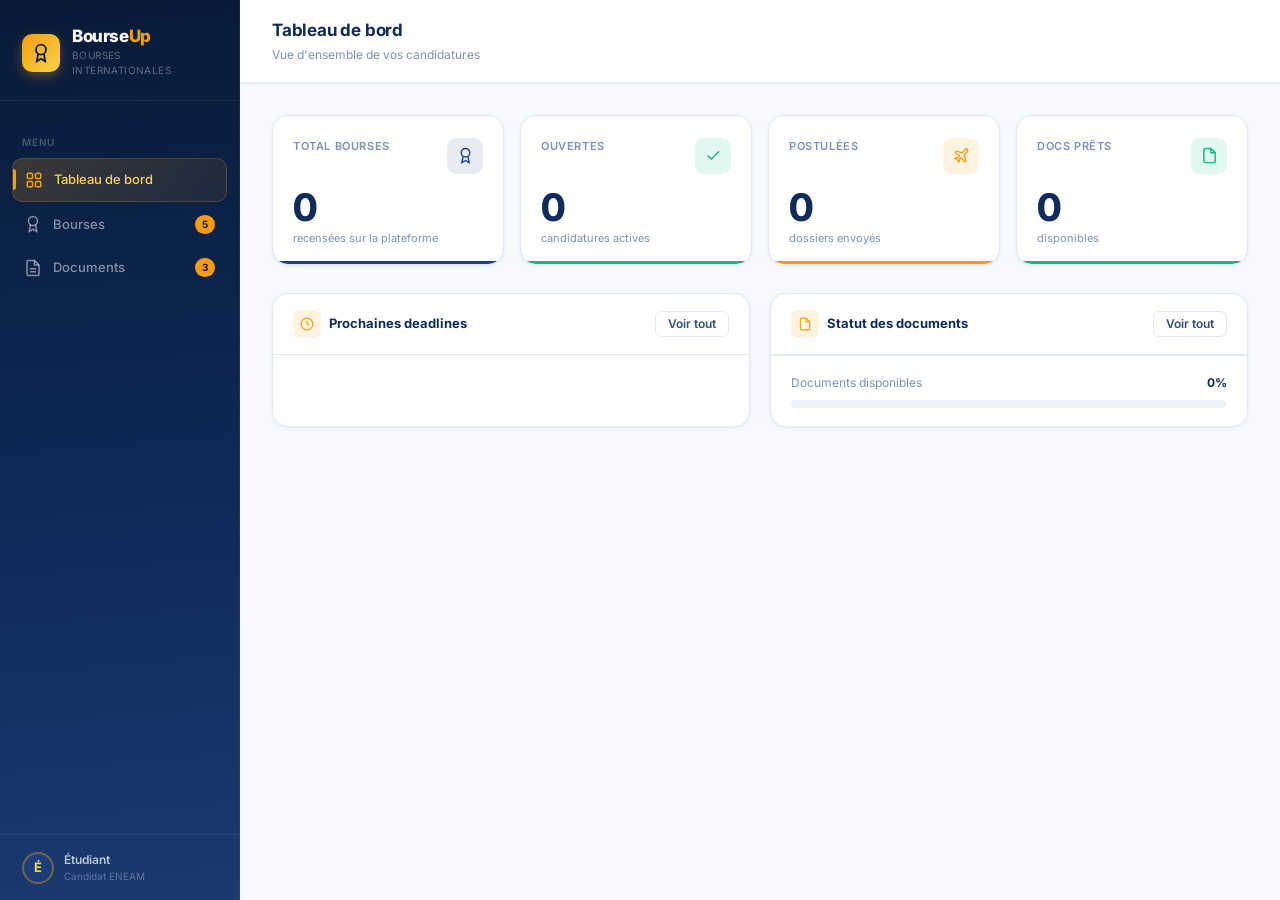
<file: index.html>
<!DOCTYPE html>
<html lang="fr">
<head>
<meta charset="UTF-8">
<meta name="viewport" content="width=device-width, initial-scale=1.0">
<title>BourseUp — Votre passeport vers les bourses internationales</title>
<link rel="preconnect" href="https://fonts.googleapis.com">
<link href="https://fonts.googleapis.com/css2?family=Inter:wght@300;400;500;600;700;800&display=swap" rel="stylesheet">
<link rel="stylesheet" href="assets/css/main.css">
<link rel="stylesheet" href="assets/css/sidebar.css">
<link rel="stylesheet" href="assets/css/components.css">
<link rel="stylesheet" href="assets/css/dashboard.css">
<link rel="stylesheet" href="assets/css/bourses.css">
<link rel="stylesheet" href="assets/css/documents.css">
</head>
<body>

<!-- ════════════════════════════════
     SIDEBAR
════════════════════════════════ -->
<aside class="sidebar">

  <div class="sidebar-logo">
    <div class="logo-icon">
      <svg xmlns="http://www.w3.org/2000/svg" fill="none" viewBox="0 0 24 24" stroke="currentColor" stroke-width="2.2">
        <circle cx="12" cy="8" r="6"/><path d="M15.477 12.89L17 22l-5-3-5 3 1.523-9.11"/>
      </svg>
    </div>
    <div class="logo-text">
      <div class="logo-name">Bourse<span>Up</span></div>
      <div class="logo-tag">Bourses internationales</div>
    </div>
  </div>

  <nav class="sidebar-nav">
    <div class="nav-section-label">Menu</div>

    <div class="nav-item active" data-page="dashboard" onclick="navigate('dashboard')">
      <span class="nav-icon">
        <svg xmlns="http://www.w3.org/2000/svg" fill="none" viewBox="0 0 24 24" stroke="currentColor" stroke-width="2">
          <rect x="3" y="3" width="7" height="7" rx="1.5"/>
          <rect x="14" y="3" width="7" height="7" rx="1.5"/>
          <rect x="3" y="14" width="7" height="7" rx="1.5"/>
          <rect x="14" y="14" width="7" height="7" rx="1.5"/>
        </svg>
      </span>
      <span class="nav-label">Tableau de bord</span>
    </div>

    <div class="nav-item" data-page="bourses" onclick="navigate('bourses')">
      <span class="nav-icon">
        <svg xmlns="http://www.w3.org/2000/svg" fill="none" viewBox="0 0 24 24" stroke="currentColor" stroke-width="2">
          <circle cx="12" cy="8" r="6"/><path d="M15.477 12.89L17 22l-5-3-5 3 1.523-9.11"/>
        </svg>
      </span>
      <span class="nav-label">Bourses</span>
      <span class="nav-badge" id="nav-badge-bourses">0</span>
    </div>

    <div class="nav-item" data-page="documents" onclick="navigate('documents')">
      <span class="nav-icon">
        <svg xmlns="http://www.w3.org/2000/svg" fill="none" viewBox="0 0 24 24" stroke="currentColor" stroke-width="2">
          <path d="M14 2H6a2 2 0 0 0-2 2v16a2 2 0 0 0 2 2h12a2 2 0 0 0 2-2V8z"/>
          <polyline points="14,2 14,8 20,8"/>
          <line x1="16" y1="13" x2="8" y2="13"/>
          <line x1="16" y1="17" x2="8" y2="17"/>
        </svg>
      </span>
      <span class="nav-label">Documents</span>
      <span class="nav-badge" id="nav-badge-docs">0</span>
    </div>

  </nav>

  <div class="sidebar-footer">
    <div class="sidebar-footer-avatar">É</div>
    <div class="sidebar-footer-info">
      <div class="sidebar-footer-name">Étudiant</div>
      <div class="sidebar-footer-role">Candidat ENEAM</div>
    </div>
  </div>

</aside>

<!-- ════════════════════════════════
     MAIN
════════════════════════════════ -->
<main class="main">

  <!-- Topbar -->
  <div class="topbar">
    <div class="topbar-left">
      <div class="page-title" id="topbar-title">Tableau de bord</div>
      <div class="page-sub" id="topbar-sub">Vue d'ensemble de vos candidatures</div>
    </div>
    <div id="topbar-action"></div>
  </div>

  <div class="content">

    <!-- ────────── PAGE : DASHBOARD ────────── -->
    <div class="page active" id="page-dashboard">

      <!-- Alert bannière -->
      <div class="alert-banner" id="alert-banner" style="display:none">
        <svg class="alert-banner-icon" xmlns="http://www.w3.org/2000/svg" fill="none" viewBox="0 0 24 24" stroke="currentColor" stroke-width="2">
          <path d="M10.29 3.86L1.82 18a2 2 0 0 0 1.71 3h16.94a2 2 0 0 0 1.71-3L13.71 3.86a2 2 0 0 0-3.42 0z"/>
          <line x1="12" y1="9" x2="12" y2="13"/><line x1="12" y1="17" x2="12.01" y2="17"/>
        </svg>
        <div class="alert-banner-text"></div>
      </div>

      <!-- KPIs -->
      <div class="kpi-grid">
        <div class="kpi-card">
          <div class="kpi-header">
            <div class="kpi-label">Total bourses</div>
            <div class="kpi-icon-wrap blue">
              <svg xmlns="http://www.w3.org/2000/svg" fill="none" viewBox="0 0 24 24" stroke="currentColor" stroke-width="2">
                <circle cx="12" cy="8" r="6"/><path d="M15.477 12.89L17 22l-5-3-5 3 1.523-9.11"/>
              </svg>
            </div>
          </div>
          <div class="kpi-value" id="kpi-total">0</div>
          <div class="kpi-trend">recensées sur la plateforme</div>
        </div>
        <div class="kpi-card green">
          <div class="kpi-header">
            <div class="kpi-label">Ouvertes</div>
            <div class="kpi-icon-wrap green">
              <svg xmlns="http://www.w3.org/2000/svg" fill="none" viewBox="0 0 24 24" stroke="currentColor" stroke-width="2"><polyline points="20,6 9,17 4,12"/></svg>
            </div>
          </div>
          <div class="kpi-value" id="kpi-open">0</div>
          <div class="kpi-trend">candidatures actives</div>
        </div>
        <div class="kpi-card orange">
          <div class="kpi-header">
            <div class="kpi-label">Postulées</div>
            <div class="kpi-icon-wrap orange">
              <svg xmlns="http://www.w3.org/2000/svg" fill="none" viewBox="0 0 24 24" stroke="currentColor" stroke-width="2">
                <path d="M17.8 19.2L16 11l3.5-3.5C21 6 21 4 19.5 2.5S18 3 16.5 4.5L13 8 4.8 6.2c-.5-.1-.9.1-1.1.5l-.3.5c-.2.5-.1 1 .3 1.3L9 12l-2 3H4l-1 1 3 2 2 3 1-1v-3l3-2 3.5 5.3c.3.4.8.5 1.3.3l.5-.2c.4-.3.6-.7.5-1.2z"/>
              </svg>
            </div>
          </div>
          <div class="kpi-value" id="kpi-postule">0</div>
          <div class="kpi-trend">dossiers envoyés</div>
        </div>
        <div class="kpi-card green">
          <div class="kpi-header">
            <div class="kpi-label">Docs prêts</div>
            <div class="kpi-icon-wrap green">
              <svg xmlns="http://www.w3.org/2000/svg" fill="none" viewBox="0 0 24 24" stroke="currentColor" stroke-width="2">
                <path d="M14 2H6a2 2 0 0 0-2 2v16a2 2 0 0 0 2 2h12a2 2 0 0 0 2-2V8z"/>
                <polyline points="14,2 14,8 20,8"/>
              </svg>
            </div>
          </div>
          <div class="kpi-value" id="kpi-docs-ok">0</div>
          <div class="kpi-trend">disponibles</div>
        </div>
      </div>

      <!-- Dash row -->
      <div class="dash-row">
        <div class="section-card">
          <div class="section-header">
            <div class="section-header-title">
              <div class="section-header-icon">
                <svg xmlns="http://www.w3.org/2000/svg" fill="none" viewBox="0 0 24 24" stroke="currentColor" stroke-width="2"><circle cx="12" cy="12" r="10"/><polyline points="12,6 12,12 16,14"/></svg>
              </div>
              Prochaines deadlines
            </div>
            <button class="btn btn-ghost btn-sm" onclick="navigate('bourses')">Voir tout</button>
          </div>
          <div id="deadline-list"></div>
        </div>

        <div class="section-card">
          <div class="section-header">
            <div class="section-header-title">
              <div class="section-header-icon">
                <svg xmlns="http://www.w3.org/2000/svg" fill="none" viewBox="0 0 24 24" stroke="currentColor" stroke-width="2">
                  <path d="M14 2H6a2 2 0 0 0-2 2v16a2 2 0 0 0 2 2h12a2 2 0 0 0 2-2V8z"/>
                  <polyline points="14,2 14,8 20,8"/>
                </svg>
              </div>
              Statut des documents
            </div>
            <button class="btn btn-ghost btn-sm" onclick="navigate('documents')">Voir tout</button>
          </div>
          <div id="doc-status-list"></div>
          <div class="progress-wrap">
            <div class="progress-label">
              <span>Documents disponibles</span>
              <strong id="doc-progress-pct">0%</strong>
            </div>
            <div class="progress-bar">
              <div class="progress-fill" id="doc-progress-fill" style="width:0%"></div>
            </div>
          </div>
        </div>
      </div>

    </div><!-- /page-dashboard -->

    <!-- ────────── PAGE : BOURSES ────────── -->
    <div class="page" id="page-bourses">
      <div class="toolbar">
        <div class="search-wrap">
          <svg class="icon-search" xmlns="http://www.w3.org/2000/svg" fill="none" viewBox="0 0 24 24" stroke="currentColor" stroke-width="2"><circle cx="11" cy="11" r="8"/><line x1="21" y1="21" x2="16.65" y2="16.65"/></svg>
          <input class="search-input" id="bourse-search" placeholder="Rechercher par nom ou pays…" oninput="renderBourses()">
        </div>
        <select class="filter-select" id="bourse-filter" onchange="renderBourses()">
          <option value="">Tous les statuts</option>
          <option value="ouverte">🟢 Ouvertes</option>
          <option value="bientot">🟡 Bientôt fermées</option>
          <option value="postule">✈️ Postulées</option>
          <option value="fermee">🔴 Fermées</option>
        </select>
      </div>
      <div class="bourses-grid" id="bourses-grid"></div>
    </div>

    <!-- ────────── PAGE : DOCUMENTS ────────── -->
    <div class="page" id="page-documents">
      <div class="toolbar">
        <div class="search-wrap">
          <svg class="icon-search" xmlns="http://www.w3.org/2000/svg" fill="none" viewBox="0 0 24 24" stroke="currentColor" stroke-width="2"><circle cx="11" cy="11" r="8"/><line x1="21" y1="21" x2="16.65" y2="16.65"/></svg>
          <input class="search-input" id="doc-search" placeholder="Rechercher un document…" oninput="renderDocs()">
        </div>
        <select class="filter-select" id="doc-filter" onchange="renderDocs()">
          <option value="">Tous les statuts</option>
          <option value="Disponible">🟢 Disponibles</option>
          <option value="En attente">🟠 En attente</option>
        </select>
      </div>
      <div class="docs-grid" id="docs-grid"></div>
    </div>

  </div><!-- /content -->
</main>

<!-- ════════════════════════════════
     BOTTOM NAV (mobile)
════════════════════════════════ -->
<nav class="bottom-nav">
  <div class="bn-item active" data-page="dashboard" onclick="navigate('dashboard')">
    <svg xmlns="http://www.w3.org/2000/svg" fill="none" viewBox="0 0 24 24" stroke="currentColor" stroke-width="2"><rect x="3" y="3" width="7" height="7" rx="1.5"/><rect x="14" y="3" width="7" height="7" rx="1.5"/><rect x="3" y="14" width="7" height="7" rx="1.5"/><rect x="14" y="14" width="7" height="7" rx="1.5"/></svg>
    Accueil
  </div>
  <div class="bn-item" data-page="bourses" onclick="navigate('bourses')">
    <svg xmlns="http://www.w3.org/2000/svg" fill="none" viewBox="0 0 24 24" stroke="currentColor" stroke-width="2"><circle cx="12" cy="8" r="6"/><path d="M15.477 12.89L17 22l-5-3-5 3 1.523-9.11"/></svg>
    Bourses
  </div>
  <div class="bn-item" data-page="documents" onclick="navigate('documents')">
    <svg xmlns="http://www.w3.org/2000/svg" fill="none" viewBox="0 0 24 24" stroke="currentColor" stroke-width="2"><path d="M14 2H6a2 2 0 0 0-2 2v16a2 2 0 0 0 2 2h12a2 2 0 0 0 2-2V8z"/><polyline points="14,2 14,8 20,8"/></svg>
    Docs
  </div>
</nav>


<!-- ════════════════════════════════
     MODAL — Ajouter / Modifier bourse
════════════════════════════════ -->
<div class="modal-overlay" id="modal-bourse">
  <div class="modal">
    <div class="modal-header">
      <div class="modal-header-icon">
        <svg xmlns="http://www.w3.org/2000/svg" fill="none" viewBox="0 0 24 24" stroke="currentColor" stroke-width="2">
          <circle cx="12" cy="8" r="6"/><path d="M15.477 12.89L17 22l-5-3-5 3 1.523-9.11"/>
        </svg>
      </div>
      <div class="modal-title" id="modal-bourse-title">Ajouter une bourse</div>
      <button class="modal-close" onclick="closeModal('modal-bourse')">✕</button>
    </div>
    <div class="modal-body">
      <input type="hidden" id="bourse-edit-id">
      <div class="form-row">
        <div class="form-group">
          <label class="form-label">Nom de la bourse *</label>
          <input class="form-input" id="b-nom" placeholder="ex: Mastercard Foundation">
        </div>
        <div class="form-group">
          <label class="form-label">Pays *</label>
          <input class="form-input" id="b-pays" placeholder="ex: Canada">
        </div>
      </div>
      <div class="form-group">
        <label class="form-label">Lien officiel</label>
        <input class="form-input" id="b-lien" placeholder="https://…">
      </div>
      <div class="form-group">
        <label class="form-label">Description</label>
        <textarea class="form-input" id="b-desc" placeholder="Décrivez la bourse en quelques lignes…"></textarea>
      </div>
      <div class="form-row">
        <div class="form-group">
          <label class="form-label">Date d'ouverture</label>
          <input type="date" class="form-input" id="b-debut">
        </div>
        <div class="form-group">
          <label class="form-label">Deadline *</label>
          <input type="date" class="form-input" id="b-deadline">
        </div>
      </div>
      <div class="form-group">
        <label class="form-label">Statut</label>
        <select class="form-select" id="b-statut">
          <option value="ouverte">🟢 Ouverte</option>
          <option value="bientot">🟡 Bientôt fermée</option>
          <option value="fermee">🔴 Fermée</option>
        </select>
      </div>
    </div>
    <div class="modal-footer">
      <button class="btn btn-ghost" onclick="closeModal('modal-bourse')">Annuler</button>
      <button class="btn btn-primary" onclick="saveBourse()">
        <svg xmlns="http://www.w3.org/2000/svg" fill="none" viewBox="0 0 24 24" stroke="currentColor" stroke-width="2.5" style="width:14px;height:14px"><polyline points="20,6 9,17 4,12"/></svg>
        Enregistrer
      </button>
    </div>
  </div>
</div>

<!-- ════════════════════════════════
     MODAL — Ajouter / Modifier document
════════════════════════════════ -->
<div class="modal-overlay" id="modal-doc">
  <div class="modal">
    <div class="modal-header">
      <div class="modal-header-icon">
        <svg xmlns="http://www.w3.org/2000/svg" fill="none" viewBox="0 0 24 24" stroke="currentColor" stroke-width="2">
          <path d="M14 2H6a2 2 0 0 0-2 2v16a2 2 0 0 0 2 2h12a2 2 0 0 0 2-2V8z"/>
          <polyline points="14,2 14,8 20,8"/>
          <line x1="16" y1="13" x2="8" y2="13"/><line x1="16" y1="17" x2="8" y2="17"/>
        </svg>
      </div>
      <div class="modal-title" id="modal-doc-title">Ajouter un document</div>
      <button class="modal-close" onclick="closeModal('modal-doc')">✕</button>
    </div>
    <div class="modal-body">
      <input type="hidden" id="doc-edit-id">
      <div class="form-group">
        <label class="form-label">Nom du document *</label>
        <input class="form-input" id="d-nom" placeholder="ex: Passeport, CV, Lettre de motivation…">
      </div>
      <div class="form-group">
        <label class="form-label">Description</label>
        <textarea class="form-input" id="d-desc" placeholder="Détails, date de validité, remarques…"></textarea>
      </div>
      <div class="form-group">
        <label class="form-label">Statut</label>
        <select class="form-select" id="d-statut">
          <option value="Disponible">🟢 Disponible</option>
          <option value="En attente">🟠 En attente</option>
        </select>
      </div>
      <div class="form-group">
        <label class="form-label">Fichier PDF</label>
        <div class="file-upload-zone" id="file-upload-zone">
          <input type="file" accept=".pdf" onchange="handleFileInput(this)">
          <div class="file-upload-icon">
            <svg xmlns="http://www.w3.org/2000/svg" fill="none" viewBox="0 0 24 24" stroke="currentColor" stroke-width="2"><polyline points="16,16 12,12 8,16"/><line x1="12" y1="12" x2="12" y2="21"/><path d="M20.39 18.39A5 5 0 0 0 18 9h-1.26A8 8 0 1 0 3 16.3"/></svg>
          </div>
          <div class="file-upload-text">
            <strong>Glissez un PDF ici</strong>
            ou cliquez pour sélectionner (max 5 Mo)
          </div>
        </div>
      </div>
    </div>
    <div class="modal-footer">
      <button class="btn btn-ghost" onclick="closeModal('modal-doc')">Annuler</button>
      <button class="btn btn-primary" onclick="saveDoc()">
        <svg xmlns="http://www.w3.org/2000/svg" fill="none" viewBox="0 0 24 24" stroke="currentColor" stroke-width="2.5" style="width:14px;height:14px"><polyline points="20,6 9,17 4,12"/></svg>
        Enregistrer
      </button>
    </div>
  </div>
</div>

<!-- ════════════════════════════════
     MODAL — Aperçu PDF
════════════════════════════════ -->
<div class="modal-overlay" id="modal-pdf">
  <div class="modal" style="max-width:780px">
    <div class="modal-header">
      <div class="modal-header-icon" style="background:linear-gradient(135deg,#DC2626,#EF4444)">
        <svg xmlns="http://www.w3.org/2000/svg" fill="none" viewBox="0 0 24 24" stroke="currentColor" stroke-width="2">
          <path d="M14 2H6a2 2 0 0 0-2 2v16a2 2 0 0 0 2 2h12a2 2 0 0 0 2-2V8z"/><polyline points="14,2 14,8 20,8"/>
        </svg>
      </div>
      <div class="modal-title" id="pdf-modal-title">Aperçu PDF</div>
      <div style="display:flex;gap:8px;align-items:center">
        <button class="btn btn-ghost btn-sm" id="pdf-download-btn">
          <svg xmlns="http://www.w3.org/2000/svg" fill="none" viewBox="0 0 24 24" stroke="currentColor" stroke-width="2" style="width:13px;height:13px"><path d="M21 15v4a2 2 0 0 1-2 2H5a2 2 0 0 1-2-2v-4"/><polyline points="7,10 12,15 17,10"/><line x1="12" y1="15" x2="12" y2="3"/></svg>
          Télécharger
        </button>
        <button class="modal-close" onclick="closeModal('modal-pdf')">✕</button>
      </div>
    </div>
    <div class="modal-body" style="padding:16px 20px">
      <iframe id="pdf-viewer-frame" class="pdf-viewer-frame" title="Aperçu PDF"></iframe>
    </div>
  </div>
</div>

<!-- ════════════════════════════════
     CONFIRM DELETE
════════════════════════════════ -->
<div class="confirm-overlay" id="confirm-overlay">
  <div class="confirm-box">
    <div class="confirm-icon">
      <svg xmlns="http://www.w3.org/2000/svg" fill="none" viewBox="0 0 24 24" stroke="currentColor" stroke-width="2">
        <polyline points="3,6 5,6 21,6"/>
        <path d="M19 6v14a2 2 0 0 1-2 2H7a2 2 0 0 1-2-2V6m3 0V4a1 1 0 0 1 1-1h4a1 1 0 0 1 1 1v2"/>
      </svg>
    </div>
    <h3>Confirmer la suppression</h3>
    <p id="confirm-msg">Cette action est irréversible.</p>
    <div class="confirm-actions">
      <button class="btn btn-ghost" onclick="closeConfirm()">Annuler</button>
      <button class="btn btn-danger" onclick="doDelete()">Supprimer</button>
    </div>
  </div>
</div>

<!-- TOAST -->
<div class="toast-container" id="toast-container"></div>

<!-- ════════════════════════════════
     SCRIPTS (ordre important)
════════════════════════════════ -->
<script src="assets/js/store.js"></script>
<script src="assets/js/ui.js"></script>
<script src="assets/js/dashboard.js"></script>
<script src="assets/js/bourses.js"></script>
<script src="assets/js/documents.js"></script>
<script src="assets/js/app.js"></script>

<script>
/* Mise à jour des badges nav */
function updateNavBadges() {
  const bourses = STORE.get('bourses');
  const docs    = STORE.get('documents');
  const bBadge = document.getElementById('nav-badge-bourses');
  const dBadge = document.getElementById('nav-badge-docs');
  if (bBadge) bBadge.textContent = bourses.filter(b => b.statut === 'ouverte' || b.statut === 'bientot').length;
  if (dBadge) dBadge.textContent = docs.filter(d => d.statut === 'En attente').length;
}

/* Patch navigate pour badges */
const _nav = navigate;
window.navigate = function(page) {
  _nav(page);
  updateNavBadges();
};

document.addEventListener('DOMContentLoaded', () => {
  updateNavBadges();
});
</script>

</body>
</html>
</file>
<file: assets/css/main.css>
/* ── RESET & BASE ── */
*, *::before, *::after { box-sizing: border-box; margin: 0; padding: 0; }

@import url('https://fonts.googleapis.com/css2?family=Inter:wght@300;400;500;600;700;800&display=swap');

:root {
  /* Palette principale */
  --navy:       #0F2B5B;
  --navy-dark:  #091A38;
  --navy-mid:   #1A3A70;
  --navy-light: #1E4080;
  --gold:       #F59E0B;
  --gold-light: #FCD34D;
  --gold-dim:   rgba(245,158,11,.12);
  --white:      #FFFFFF;
  --off-white:  #F7F9FC;
  --surface:    #FFFFFF;
  --surface2:   #EEF3FB;
  --border:     #E1E8F5;

  /* Sémantiques */
  --success:    #10B981;
  --success-dim:rgba(16,185,129,.12);
  --warning:    #F59E0B;
  --warning-dim:rgba(245,158,11,.12);
  --danger:     #EF4444;
  --danger-dim: rgba(239,68,68,.12);
  --info:       #3B82F6;
  --info-dim:   rgba(59,130,246,.12);

  /* Texte */
  --text:       #0F2B5B;
  --text-body:  #334E7A;
  --muted:      #7A91B8;
  --muted-light:#A8BBDA;

  /* Layout */
  --sidebar-w:  240px;
  --radius:     12px;
  --radius-lg:  16px;
  --radius-xl:  20px;
  --shadow-sm:  0 1px 4px rgba(15,43,91,.08);
  --shadow:     0 4px 16px rgba(15,43,91,.10);
  --shadow-lg:  0 8px 32px rgba(15,43,91,.14);

  font-size: 14px;
  font-family: 'Inter', system-ui, sans-serif;
}

html, body {
  height: 100%;
  background: var(--off-white);
  color: var(--text);
  line-height: 1.5;
  -webkit-font-smoothing: antialiased;
}

body {
  display: flex;
  min-height: 100vh;
}

a { text-decoration: none; color: inherit; }
button { font-family: inherit; cursor: pointer; }
input, select, textarea { font-family: inherit; }

/* ── SCROLLBAR ── */
::-webkit-scrollbar { width: 6px; height: 6px; }
::-webkit-scrollbar-track { background: transparent; }
::-webkit-scrollbar-thumb { background: var(--border); border-radius: 10px; }
::-webkit-scrollbar-thumb:hover { background: var(--muted-light); }

/* ── LAYOUT ── */
.main {
  margin-left: var(--sidebar-w);
  flex: 1;
  min-height: 100vh;
  display: flex;
  flex-direction: column;
  transition: margin-left .3s ease;
}

.content {
  padding: 32px;
  flex: 1;
}

/* ── TOPBAR ── */
.topbar {
  padding: 18px 32px;
  background: var(--white);
  border-bottom: 1px solid var(--border);
  display: flex;
  align-items: center;
  justify-content: space-between;
  position: sticky;
  top: 0;
  z-index: 50;
  box-shadow: var(--shadow-sm);
}

.topbar-left { display: flex; flex-direction: column; gap: 2px; }
.page-title {
  font-size: 17px;
  font-weight: 700;
  color: var(--navy);
  letter-spacing: -.2px;
}
.page-sub { font-size: 12px; color: var(--muted); }

/* ── PAGES ── */
.page { display: none; }
.page.active { display: block; }

/* ── EMPTY STATE ── */
.empty-state {
  text-align: center;
  padding: 72px 24px;
  color: var(--muted);
}
.empty-icon {
  width: 64px; height: 64px;
  margin: 0 auto 16px;
  background: var(--surface2);
  border-radius: 50%;
  display: flex;
  align-items: center;
  justify-content: center;
}
.empty-icon svg { width: 28px; height: 28px; color: var(--muted-light); }
.empty-state h3 { font-size: 15px; font-weight: 600; color: var(--text-body); margin-bottom: 6px; }
.empty-state p { font-size: 13px; color: var(--muted); }

/* ── TOOLBAR ── */
.toolbar {
  display: flex;
  align-items: center;
  gap: 10px;
  margin-bottom: 24px;
  flex-wrap: wrap;
}
.search-wrap { position: relative; flex: 1; min-width: 200px; max-width: 340px; }
.search-wrap .icon-search {
  position: absolute;
  left: 12px; top: 50%;
  transform: translateY(-50%);
  width: 15px; height: 15px;
  color: var(--muted);
  pointer-events: none;
}
.search-input {
  width: 100%;
  background: var(--white);
  border: 1px solid var(--border);
  border-radius: 10px;
  padding: 9px 12px 9px 36px;
  color: var(--text);
  font-size: 13px;
  transition: border-color .15s, box-shadow .15s;
}
.search-input:focus { outline: none; border-color: var(--navy-light); box-shadow: 0 0 0 3px rgba(30,64,128,.08); }
.filter-select {
  background: var(--white);
  border: 1px solid var(--border);
  border-radius: 10px;
  padding: 9px 12px;
  color: var(--text);
  font-size: 13px;
  cursor: pointer;
  transition: border-color .15s;
}
.filter-select:focus { outline: none; border-color: var(--navy-light); }

/* ── RESPONSIVE ── */
@media (max-width: 768px) {
  .sidebar { transform: translateX(-100%); }
  .main { margin-left: 0; }
  .content { padding: 16px; }
  .topbar { padding: 14px 16px; }
  .main { padding-bottom: 72px; }
}
</file>
<file: assets/css/sidebar.css>
/* ── SIDEBAR ── */
.sidebar {
  width: var(--sidebar-w);
  background: linear-gradient(175deg, var(--navy-dark) 0%, var(--navy) 60%, var(--navy-mid) 100%);
  display: flex;
  flex-direction: column;
  position: fixed;
  top: 0; left: 0; bottom: 0;
  z-index: 100;
  border-right: 1px solid rgba(255,255,255,.06);
  transition: transform .3s ease;
}

/* Logo */
.sidebar-logo {
  padding: 28px 22px 22px;
  border-bottom: 1px solid rgba(255,255,255,.07);
  display: flex;
  align-items: center;
  gap: 12px;
}
.logo-icon {
  width: 38px; height: 38px;
  background: linear-gradient(135deg, var(--gold), var(--gold-light));
  border-radius: 10px;
  display: flex;
  align-items: center;
  justify-content: center;
  flex-shrink: 0;
  box-shadow: 0 4px 12px rgba(245,158,11,.35);
}
.logo-icon svg { width: 20px; height: 20px; color: var(--navy-dark); }
.logo-text {}
.logo-name {
  font-size: 17px;
  font-weight: 800;
  color: #fff;
  letter-spacing: -.4px;
  line-height: 1;
}
.logo-name span { color: var(--gold); }
.logo-tag {
  font-size: 10px;
  color: rgba(255,255,255,.35);
  margin-top: 3px;
  letter-spacing: .4px;
  text-transform: uppercase;
}

/* Nav */
nav.sidebar-nav { padding: 18px 12px; flex: 1; display: flex; flex-direction: column; gap: 2px; }

.nav-section-label {
  font-size: 10px;
  font-weight: 600;
  text-transform: uppercase;
  letter-spacing: .8px;
  color: rgba(255,255,255,.25);
  padding: 10px 10px 6px;
  margin-top: 6px;
}

.nav-item {
  display: flex;
  align-items: center;
  gap: 11px;
  padding: 11px 12px;
  border-radius: 10px;
  color: rgba(255,255,255,.5);
  cursor: pointer;
  font-size: 13px;
  font-weight: 500;
  transition: all .18s ease;
  user-select: none;
  position: relative;
}
.nav-item:hover {
  background: rgba(255,255,255,.07);
  color: rgba(255,255,255,.9);
}
.nav-item.active {
  background: linear-gradient(135deg, rgba(245,158,11,.2), rgba(245,158,11,.08));
  color: var(--gold-light);
  border: 1px solid rgba(245,158,11,.2);
}
.nav-item.active .nav-icon { color: var(--gold); }
.nav-item.active::before {
  content: '';
  position: absolute;
  left: 0; top: 25%; bottom: 25%;
  width: 3px;
  background: var(--gold);
  border-radius: 0 3px 3px 0;
}

.nav-icon { width: 18px; height: 18px; flex-shrink: 0; }
.nav-label { flex: 1; }
.nav-badge {
  background: var(--gold);
  color: var(--navy-dark);
  font-size: 10px;
  font-weight: 700;
  padding: 2px 7px;
  border-radius: 20px;
  min-width: 20px;
  text-align: center;
}

/* Footer */
.sidebar-footer {
  padding: 16px 22px;
  border-top: 1px solid rgba(255,255,255,.07);
  display: flex;
  align-items: center;
  gap: 10px;
}
.sidebar-footer-avatar {
  width: 32px; height: 32px;
  background: linear-gradient(135deg, var(--navy-light), var(--navy-mid));
  border-radius: 50%;
  border: 2px solid rgba(245,158,11,.4);
  display: flex; align-items: center; justify-content: center;
  font-size: 13px; font-weight: 700; color: var(--gold-light);
  flex-shrink: 0;
}
.sidebar-footer-info { flex: 1; min-width: 0; }
.sidebar-footer-name { font-size: 12px; font-weight: 600; color: rgba(255,255,255,.7); }
.sidebar-footer-role { font-size: 10px; color: rgba(255,255,255,.3); }

/* ── BOTTOM NAV (mobile) ── */
.bottom-nav {
  display: none;
  position: fixed;
  bottom: 0; left: 0; right: 0;
  background: var(--white);
  border-top: 1px solid var(--border);
  padding: 8px 0 10px;
  z-index: 100;
  justify-content: space-around;
  box-shadow: 0 -4px 16px rgba(15,43,91,.08);
}
.bn-item {
  display: flex;
  flex-direction: column;
  align-items: center;
  gap: 3px;
  font-size: 10px;
  font-weight: 500;
  color: var(--muted);
  cursor: pointer;
  padding: 4px 14px;
  border-radius: 8px;
  transition: color .15s;
}
.bn-item.active { color: var(--navy); }
.bn-item svg { width: 22px; height: 22px; }

@media (max-width: 768px) {
  .bottom-nav { display: flex; }
}
</file>
<file: assets/css/components.css>
/* ── BUTTONS ── */
.btn {
  display: inline-flex;
  align-items: center;
  gap: 7px;
  padding: 9px 18px;
  border-radius: 9px;
  font-size: 13px;
  font-weight: 600;
  cursor: pointer;
  border: none;
  transition: all .18s ease;
  font-family: inherit;
  line-height: 1;
  white-space: nowrap;
}
.btn svg { width: 15px; height: 15px; flex-shrink: 0; }

.btn-primary {
  background: linear-gradient(135deg, var(--navy-light), var(--navy));
  color: #fff;
  box-shadow: 0 4px 12px rgba(15,43,91,.25);
}
.btn-primary:hover {
  background: linear-gradient(135deg, var(--navy-mid), var(--navy-light));
  box-shadow: 0 6px 16px rgba(15,43,91,.32);
  transform: translateY(-1px);
}

.btn-gold {
  background: linear-gradient(135deg, var(--gold), #E08E00);
  color: var(--navy-dark);
  font-weight: 700;
  box-shadow: 0 4px 12px rgba(245,158,11,.3);
}
.btn-gold:hover {
  box-shadow: 0 6px 16px rgba(245,158,11,.4);
  transform: translateY(-1px);
}

.btn-ghost {
  background: var(--white);
  color: var(--text-body);
  border: 1px solid var(--border);
}
.btn-ghost:hover { background: var(--surface2); border-color: var(--muted-light); }

.btn-danger {
  background: var(--danger-dim);
  color: var(--danger);
  border: 1px solid rgba(239,68,68,.2);
}
.btn-danger:hover { background: rgba(239,68,68,.2); }

.btn-success {
  background: var(--success-dim);
  color: var(--success);
  border: 1px solid rgba(16,185,129,.2);
}

.btn-sm { padding: 6px 12px; font-size: 12px; border-radius: 7px; }
.btn-sm svg { width: 13px; height: 13px; }

.btn-icon {
  width: 34px; height: 34px;
  padding: 0;
  display: inline-flex;
  align-items: center;
  justify-content: center;
  border-radius: 8px;
}
.btn-icon svg { width: 16px; height: 16px; }

/* ── BADGES ── */
.badge {
  display: inline-flex;
  align-items: center;
  gap: 4px;
  font-size: 11px;
  font-weight: 600;
  padding: 3px 10px;
  border-radius: 20px;
  white-space: nowrap;
}
.badge-dot {
  width: 6px; height: 6px;
  border-radius: 50%;
  display: inline-block;
  flex-shrink: 0;
}
.badge-success { background: var(--success-dim); color: var(--success); }
.badge-success .badge-dot { background: var(--success); }
.badge-warning { background: var(--warning-dim); color: var(--warning); }
.badge-warning .badge-dot { background: var(--warning); }
.badge-danger { background: var(--danger-dim); color: var(--danger); }
.badge-danger .badge-dot { background: var(--danger); }
.badge-info { background: var(--info-dim); color: var(--info); }
.badge-info .badge-dot { background: var(--info); }
.badge-navy { background: rgba(15,43,91,.10); color: var(--navy); }

@keyframes pulse-ring {
  0%   { box-shadow: 0 0 0 0 rgba(239,68,68,.4); }
  70%  { box-shadow: 0 0 0 6px rgba(239,68,68,0); }
  100% { box-shadow: 0 0 0 0 rgba(239,68,68,0); }
}
.badge-danger { animation: pulse-ring 2.2s infinite; }

/* ── SECTION CARD ── */
.section-card {
  background: var(--white);
  border: 1px solid var(--border);
  border-radius: var(--radius-lg);
  overflow: hidden;
  box-shadow: var(--shadow-sm);
}
.section-header {
  padding: 16px 20px;
  border-bottom: 1px solid var(--border);
  display: flex;
  align-items: center;
  justify-content: space-between;
}
.section-header-title {
  font-size: 13px;
  font-weight: 700;
  color: var(--navy);
  display: flex;
  align-items: center;
  gap: 8px;
}
.section-header-icon {
  width: 28px; height: 28px;
  background: var(--gold-dim);
  border-radius: 7px;
  display: flex; align-items: center; justify-content: center;
}
.section-header-icon svg { width: 14px; height: 14px; color: var(--gold); }

/* ── MODAL ── */
.modal-overlay {
  display: none;
  position: fixed; inset: 0;
  background: rgba(9,26,56,.65);
  backdrop-filter: blur(6px);
  -webkit-backdrop-filter: blur(6px);
  z-index: 1000;
  align-items: center;
  justify-content: center;
  padding: 20px;
}
.modal-overlay.open { display: flex; }

.modal {
  background: var(--white);
  border: 1px solid var(--border);
  border-radius: var(--radius-xl);
  width: 100%;
  max-width: 500px;
  max-height: 92vh;
  overflow-y: auto;
  box-shadow: var(--shadow-lg);
  animation: modalIn .22s ease;
}
@keyframes modalIn {
  from { transform: translateY(16px) scale(.98); opacity: 0; }
  to   { transform: translateY(0) scale(1); opacity: 1; }
}

.modal-header {
  padding: 22px 24px 18px;
  border-bottom: 1px solid var(--border);
  display: flex;
  align-items: center;
  gap: 14px;
}
.modal-header-icon {
  width: 40px; height: 40px;
  background: linear-gradient(135deg, var(--navy-light), var(--navy));
  border-radius: 10px;
  display: flex; align-items: center; justify-content: center;
  flex-shrink: 0;
  box-shadow: 0 4px 10px rgba(15,43,91,.2);
}
.modal-header-icon svg { width: 18px; height: 18px; color: #fff; }
.modal-title { font-size: 16px; font-weight: 700; color: var(--navy); flex: 1; }
.modal-close {
  width: 30px; height: 30px;
  border-radius: 8px;
  background: var(--surface2);
  border: 1px solid var(--border);
  color: var(--muted);
  cursor: pointer;
  display: flex; align-items: center; justify-content: center;
  font-size: 15px;
  transition: all .15s;
  flex-shrink: 0;
}
.modal-close:hover { background: var(--danger-dim); color: var(--danger); border-color: rgba(239,68,68,.2); }

.modal-body { padding: 22px 24px; display: flex; flex-direction: column; gap: 16px; }
.modal-footer { padding: 0 24px 22px; display: flex; gap: 10px; justify-content: flex-end; }

/* ── FORMS ── */
.form-group { display: flex; flex-direction: column; gap: 6px; }
.form-row { display: grid; grid-template-columns: 1fr 1fr; gap: 14px; }
.form-label {
  font-size: 11px;
  font-weight: 600;
  color: var(--muted);
  text-transform: uppercase;
  letter-spacing: .5px;
}
.form-input {
  background: var(--off-white);
  border: 1px solid var(--border);
  border-radius: 9px;
  padding: 10px 13px;
  color: var(--text);
  font-family: inherit;
  font-size: 13px;
  width: 100%;
  transition: border-color .15s, box-shadow .15s, background .15s;
}
.form-input:focus {
  outline: none;
  border-color: var(--navy-light);
  background: var(--white);
  box-shadow: 0 0 0 3px rgba(30,64,128,.08);
}
.form-input::placeholder { color: var(--muted-light); }
.form-select {
  background: var(--off-white);
  border: 1px solid var(--border);
  border-radius: 9px;
  padding: 10px 13px;
  color: var(--text);
  font-family: inherit;
  font-size: 13px;
  width: 100%;
  cursor: pointer;
  transition: border-color .15s;
}
.form-select:focus { outline: none; border-color: var(--navy-light); background: var(--white); }
textarea.form-input { resize: vertical; min-height: 88px; }

/* ── FILE UPLOAD ── */
.file-upload-zone {
  border: 2px dashed var(--border);
  border-radius: 10px;
  padding: 20px;
  text-align: center;
  cursor: pointer;
  transition: all .2s ease;
  background: var(--off-white);
  position: relative;
}
.file-upload-zone:hover {
  border-color: var(--navy-light);
  background: rgba(30,64,128,.04);
}
.file-upload-zone.has-file {
  border-color: var(--success);
  background: var(--success-dim);
}
.file-upload-zone input[type="file"] {
  position: absolute; inset: 0;
  opacity: 0; cursor: pointer; width: 100%; height: 100%;
}
.file-upload-icon {
  width: 36px; height: 36px;
  margin: 0 auto 10px;
  background: var(--surface2);
  border-radius: 9px;
  display: flex; align-items: center; justify-content: center;
}
.file-upload-icon svg { width: 18px; height: 18px; color: var(--navy-light); }
.file-upload-text { font-size: 12px; color: var(--muted); }
.file-upload-text strong { color: var(--navy); display: block; font-size: 13px; margin-bottom: 3px; }
.file-upload-name {
  font-size: 12px;
  font-weight: 600;
  color: var(--success);
  margin-top: 8px;
  display: flex;
  align-items: center;
  justify-content: center;
  gap: 6px;
}

/* ── CONFIRM ── */
.confirm-overlay {
  display: none;
  position: fixed; inset: 0;
  background: rgba(9,26,56,.55);
  backdrop-filter: blur(4px);
  z-index: 1100;
  align-items: center;
  justify-content: center;
}
.confirm-overlay.open { display: flex; }
.confirm-box {
  background: var(--white);
  border: 1px solid var(--border);
  border-radius: var(--radius-lg);
  padding: 28px 28px 22px;
  max-width: 360px;
  width: 90%;
  text-align: center;
  box-shadow: var(--shadow-lg);
  animation: modalIn .2s ease;
}
.confirm-icon {
  width: 52px; height: 52px;
  background: var(--danger-dim);
  border-radius: 50%;
  display: flex; align-items: center; justify-content: center;
  margin: 0 auto 16px;
}
.confirm-icon svg { width: 24px; height: 24px; color: var(--danger); }
.confirm-box h3 { font-size: 16px; font-weight: 700; color: var(--text); margin-bottom: 8px; }
.confirm-box p { color: var(--muted); font-size: 13px; margin-bottom: 22px; line-height: 1.6; }
.confirm-actions { display: flex; gap: 10px; justify-content: center; }

/* ── TOAST ── */
.toast-container {
  position: fixed; bottom: 24px; right: 24px;
  z-index: 2000;
  display: flex; flex-direction: column; gap: 10px;
}
.toast {
  background: var(--white);
  border: 1px solid var(--border);
  border-radius: 12px;
  padding: 13px 18px;
  font-size: 13px;
  font-weight: 500;
  display: flex;
  align-items: center;
  gap: 10px;
  max-width: 300px;
  animation: slideIn .22s ease;
  box-shadow: var(--shadow);
  color: var(--text);
}
.toast-icon { width: 18px; height: 18px; flex-shrink: 0; }
.toast.success { border-left: 3px solid var(--success); }
.toast.success .toast-icon { color: var(--success); }
.toast.error   { border-left: 3px solid var(--danger); }
.toast.error   .toast-icon { color: var(--danger); }
.toast.info    { border-left: 3px solid var(--info); }
.toast.info    .toast-icon { color: var(--info); }
@keyframes slideIn {
  from { transform: translateX(20px); opacity: 0; }
  to   { transform: translateX(0);    opacity: 1; }
}

/* ── PDF VIEWER MODAL ── */
#modal-pdf .modal { max-width: 760px; }
.pdf-viewer-frame {
  width: 100%;
  height: 70vh;
  border: none;
  border-radius: 8px;
  background: #f0f0f0;
}
</file>
<file: assets/css/dashboard.css>
/* ── DASHBOARD ── */

/* KPI Grid */
.kpi-grid {
  display: grid;
  grid-template-columns: repeat(4, 1fr);
  gap: 16px;
  margin-bottom: 28px;
}

.kpi-card {
  background: var(--white);
  border: 1px solid var(--border);
  border-radius: var(--radius-lg);
  padding: 22px 20px 18px;
  position: relative;
  overflow: hidden;
  box-shadow: var(--shadow-sm);
  transition: box-shadow .2s, transform .2s;
}
.kpi-card:hover { box-shadow: var(--shadow); transform: translateY(-2px); }

.kpi-card::after {
  content: '';
  position: absolute;
  bottom: 0; left: 0; right: 0;
  height: 3px;
  background: var(--navy-light);
  border-radius: 0 0 var(--radius-lg) var(--radius-lg);
}
.kpi-card.green::after  { background: var(--success); }
.kpi-card.orange::after { background: var(--gold); }
.kpi-card.red::after    { background: var(--danger); }

.kpi-header { display: flex; align-items: flex-start; justify-content: space-between; margin-bottom: 14px; }
.kpi-label {
  font-size: 11px;
  font-weight: 600;
  color: var(--muted);
  text-transform: uppercase;
  letter-spacing: .6px;
}
.kpi-icon-wrap {
  width: 36px; height: 36px;
  border-radius: 9px;
  display: flex; align-items: center; justify-content: center;
  flex-shrink: 0;
}
.kpi-icon-wrap.blue   { background: rgba(30,64,128,.10); }
.kpi-icon-wrap.blue svg { color: var(--navy-light); }
.kpi-icon-wrap.green  { background: var(--success-dim); }
.kpi-icon-wrap.green svg { color: var(--success); }
.kpi-icon-wrap.orange { background: var(--warning-dim); }
.kpi-icon-wrap.orange svg { color: var(--gold); }
.kpi-icon-wrap.red    { background: var(--danger-dim); }
.kpi-icon-wrap.red svg { color: var(--danger); }
.kpi-icon-wrap svg { width: 17px; height: 17px; }

.kpi-value {
  font-size: 38px;
  font-weight: 800;
  color: var(--navy);
  letter-spacing: -1px;
  line-height: 1;
  font-variant-numeric: tabular-nums;
}
.kpi-trend { font-size: 11px; color: var(--muted); margin-top: 4px; }

/* Dash Row */
.dash-row { display: grid; grid-template-columns: 1fr 1fr; gap: 20px; }

/* Alert banner */
.alert-banner {
  background: linear-gradient(135deg, #FFF7ED, #FFFBF0);
  border: 1px solid rgba(245,158,11,.3);
  border-left: 4px solid var(--gold);
  border-radius: var(--radius);
  padding: 14px 18px;
  display: flex;
  align-items: center;
  gap: 12px;
  margin-bottom: 24px;
}
.alert-banner-icon { width: 20px; height: 20px; color: var(--gold); flex-shrink: 0; }
.alert-banner-text { font-size: 13px; color: #92400E; }
.alert-banner-text strong { font-weight: 700; }

/* Deadline list */
.deadline-item {
  padding: 14px 20px;
  border-bottom: 1px solid var(--border);
  display: flex;
  align-items: center;
  justify-content: space-between;
  gap: 12px;
  transition: background .15s;
}
.deadline-item:last-child { border-bottom: none; }
.deadline-item:hover { background: var(--off-white); }
.deadline-left { display: flex; align-items: center; gap: 12px; }
.deadline-flag {
  font-size: 18px;
  line-height: 1;
}
.deadline-info {}
.deadline-name { font-weight: 600; font-size: 13px; color: var(--navy); }
.deadline-country { font-size: 11px; color: var(--muted); margin-top: 2px; }

/* Progress bar */
.progress-wrap { padding: 18px 20px; border-top: 1px solid var(--border); }
.progress-label { display: flex; justify-content: space-between; font-size: 12px; color: var(--muted); margin-bottom: 8px; }
.progress-label strong { color: var(--navy); }
.progress-bar { height: 8px; background: var(--surface2); border-radius: 20px; overflow: hidden; }
.progress-fill {
  height: 100%;
  background: linear-gradient(90deg, var(--success), #34D399);
  border-radius: 20px;
  transition: width .6s ease;
}

@media (max-width: 900px) {
  .kpi-grid { grid-template-columns: repeat(2, 1fr); }
  .dash-row { grid-template-columns: 1fr; }
}
@media (max-width: 480px) {
  .kpi-grid { grid-template-columns: 1fr 1fr; gap: 12px; }
}
</file>
<file: assets/css/bourses.css>
/* ── BOURSES ── */
.bourses-grid {
  display: grid;
  grid-template-columns: repeat(auto-fill, minmax(320px, 1fr));
  gap: 18px;
}

.bourse-card {
  background: var(--white);
  border: 1px solid var(--border);
  border-radius: var(--radius-lg);
  padding: 22px;
  display: flex;
  flex-direction: column;
  gap: 14px;
  box-shadow: var(--shadow-sm);
  transition: border-color .2s, box-shadow .2s, transform .2s;
  position: relative;
  overflow: hidden;
}
.bourse-card::before {
  content: '';
  position: absolute;
  top: 0; left: 0; right: 0;
  height: 3px;
  background: var(--navy-light);
  border-radius: var(--radius-lg) var(--radius-lg) 0 0;
}
.bourse-card.statut-ouverte::before { background: var(--success); }
.bourse-card.statut-bientot::before { background: var(--gold); }
.bourse-card.statut-fermee::before  { background: var(--danger); }
.bourse-card.statut-postule::before { background: var(--info); }

.bourse-card:hover {
  border-color: rgba(30,64,128,.25);
  box-shadow: var(--shadow);
  transform: translateY(-2px);
}

/* Header */
.bourse-header { display: flex; align-items: flex-start; justify-content: space-between; gap: 10px; }
.bourse-header-left { display: flex; align-items: flex-start; gap: 12px; }
.bourse-flag {
  font-size: 28px;
  line-height: 1;
  flex-shrink: 0;
  margin-top: 2px;
}
.bourse-name { font-size: 15px; font-weight: 700; color: var(--navy); line-height: 1.3; }
.bourse-country { font-size: 12px; color: var(--muted); margin-top: 3px; display: flex; align-items: center; gap: 4px; }

/* Status */
.status-badge {
  font-size: 11px;
  font-weight: 600;
  padding: 4px 10px;
  border-radius: 20px;
  white-space: nowrap;
  display: inline-flex;
  align-items: center;
  gap: 5px;
  flex-shrink: 0;
}
.status-ouverte { background: var(--success-dim); color: var(--success); }
.status-fermee  { background: var(--danger-dim);  color: var(--danger); }
.status-bientot { background: var(--warning-dim); color: var(--warning); }
.status-postule { background: var(--info-dim);    color: var(--info); }
.status-dot {
  width: 6px; height: 6px;
  border-radius: 50%;
  display: inline-block;
}
.status-ouverte .status-dot { background: var(--success); }
.status-fermee  .status-dot { background: var(--danger); }
.status-bientot .status-dot { background: var(--warning); }
.status-postule .status-dot { background: var(--info); }

/* Description */
.bourse-desc { font-size: 13px; color: var(--text-body); line-height: 1.6; }

/* Deadline bar */
.deadline-bar-wrap {}
.deadline-bar-info { display: flex; justify-content: space-between; font-size: 11px; color: var(--muted); margin-bottom: 6px; }
.deadline-bar-info .days-left { font-weight: 700; }
.days-left.urgent { color: var(--danger); }
.days-left.soon   { color: var(--gold); }
.days-left.safe   { color: var(--success); }
.deadline-bar { height: 5px; background: var(--surface2); border-radius: 10px; overflow: hidden; }
.deadline-fill { height: 100%; border-radius: 10px; transition: width .5s ease; }
.deadline-fill.urgent { background: var(--danger); }
.deadline-fill.soon   { background: var(--gold); }
.deadline-fill.safe   { background: var(--success); }

/* Footer */
.bourse-footer { display: flex; align-items: center; justify-content: space-between; flex-wrap: wrap; gap: 10px; margin-top: auto; }
.bourse-dates { display: flex; flex-direction: column; gap: 3px; }
.bourse-date { font-size: 11px; color: var(--muted); display: flex; align-items: center; gap: 5px; }
.bourse-date svg { width: 12px; height: 12px; color: var(--muted-light); }
.bourse-date strong { color: var(--text-body); font-weight: 600; }

/* Actions */
.bourse-actions { display: flex; gap: 6px; flex-wrap: wrap; }

@media (max-width: 480px) {
  .bourses-grid { grid-template-columns: 1fr; }
}
</file>
<file: assets/css/documents.css>
/* ── DOCUMENTS ── */
.docs-grid {
  display: grid;
  grid-template-columns: repeat(auto-fill, minmax(280px, 1fr));
  gap: 16px;
}

.doc-card {
  background: var(--white);
  border: 1px solid var(--border);
  border-radius: var(--radius-lg);
  padding: 18px;
  display: flex;
  flex-direction: column;
  gap: 14px;
  box-shadow: var(--shadow-sm);
  transition: border-color .2s, box-shadow .2s, transform .2s;
}
.doc-card:hover {
  border-color: rgba(30,64,128,.2);
  box-shadow: var(--shadow);
  transform: translateY(-2px);
}

/* Top row */
.doc-top { display: flex; align-items: flex-start; gap: 13px; }
.doc-icon-wrap {
  width: 46px; height: 46px;
  border-radius: 12px;
  background: linear-gradient(135deg, var(--navy-light), var(--navy));
  display: flex; align-items: center; justify-content: center;
  flex-shrink: 0;
  box-shadow: 0 4px 10px rgba(15,43,91,.18);
}
.doc-icon-wrap.has-pdf {
  background: linear-gradient(135deg, #DC2626, #EF4444);
  box-shadow: 0 4px 10px rgba(239,68,68,.2);
}
.doc-icon-wrap svg { width: 20px; height: 20px; color: #fff; }

.doc-info { flex: 1; min-width: 0; }
.doc-name {
  font-weight: 700;
  font-size: 14px;
  color: var(--navy);
  white-space: nowrap;
  overflow: hidden;
  text-overflow: ellipsis;
}
.doc-desc { font-size: 12px; color: var(--muted); margin-top: 3px; line-height: 1.5; }

/* PDF indicator */
.doc-pdf-info {
  display: flex;
  align-items: center;
  gap: 7px;
  padding: 8px 12px;
  background: var(--off-white);
  border: 1px solid var(--border);
  border-radius: 8px;
  font-size: 12px;
  color: var(--text-body);
}
.doc-pdf-info svg { width: 14px; height: 14px; color: #EF4444; flex-shrink: 0; }
.doc-pdf-name { flex: 1; overflow: hidden; text-overflow: ellipsis; white-space: nowrap; font-weight: 500; }
.doc-no-pdf {
  display: flex;
  align-items: center;
  gap: 7px;
  padding: 8px 12px;
  background: var(--off-white);
  border: 1px dashed var(--border);
  border-radius: 8px;
  font-size: 12px;
  color: var(--muted);
}
.doc-no-pdf svg { width: 14px; height: 14px; color: var(--muted-light); flex-shrink: 0; }

/* Footer */
.doc-footer {
  display: flex;
  align-items: center;
  justify-content: space-between;
  gap: 8px;
}
.doc-actions { display: flex; gap: 6px; }

/* Doc statut badge */
.doc-statut-badge {
  display: inline-flex;
  align-items: center;
  gap: 5px;
  font-size: 11px;
  font-weight: 600;
  padding: 4px 10px;
  border-radius: 20px;
}
.doc-statut-badge.dispo  { background: var(--success-dim); color: var(--success); }
.doc-statut-badge.attente{ background: var(--warning-dim); color: var(--warning); }
.doc-statut-dot { width: 6px; height: 6px; border-radius: 50%; display: inline-block; }
.dispo  .doc-statut-dot { background: var(--success); }
.attente .doc-statut-dot { background: var(--warning); }

@media (max-width: 480px) {
  .docs-grid { grid-template-columns: 1fr; }
}
</file>
